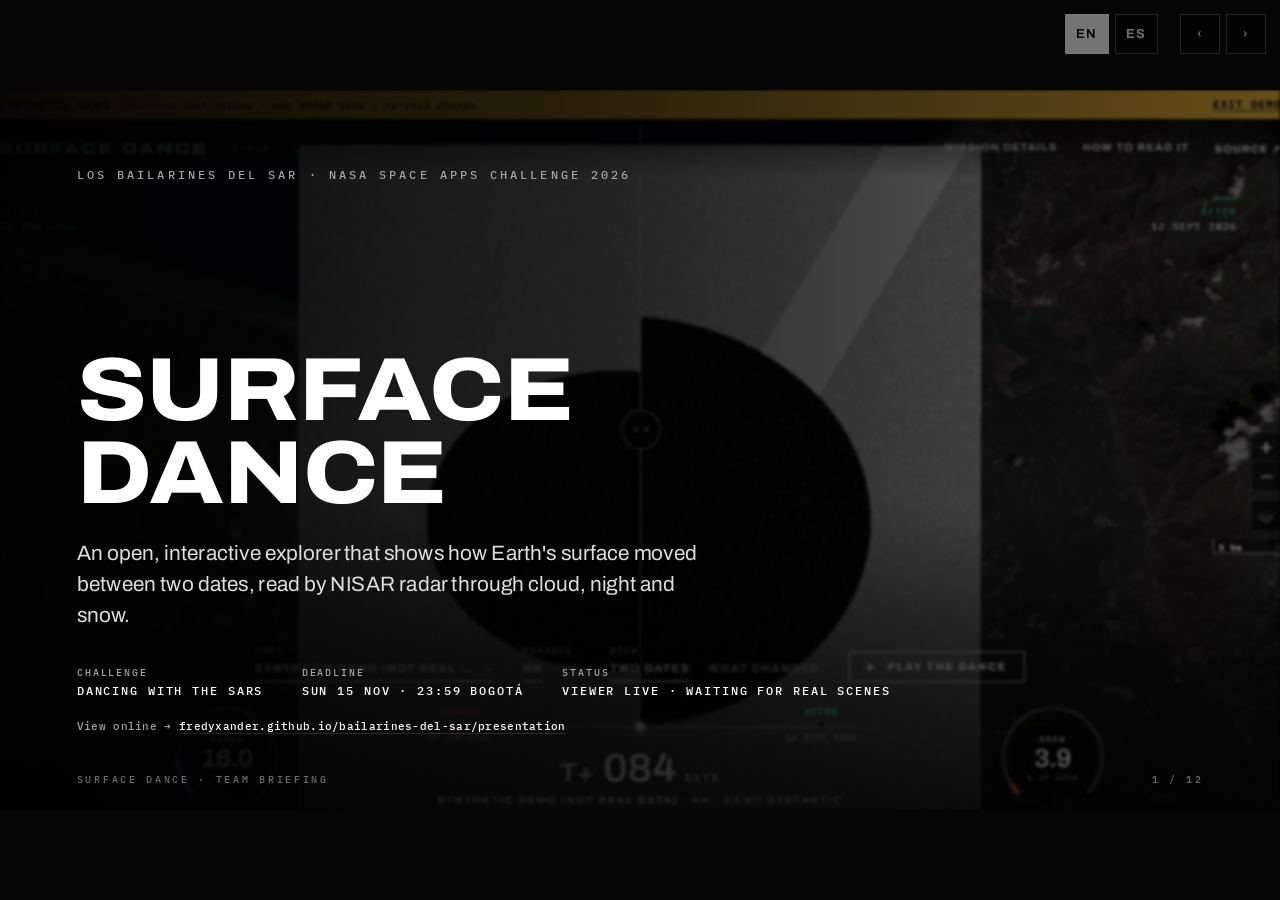
<file: presentation/index.html>
<!doctype html>
<html lang="en" data-lang="en">
<head>
<meta charset="utf-8">
<meta name="viewport" content="width=device-width, initial-scale=1">
<title>Surface Dance — Team briefing</title>
<meta name="description" content="Team briefing for Los Bailarines del SAR: what we built, what we will build for the NISAR challenge, the AI layer, who does what, and how we work.">
<link rel="icon" href="../favicon.svg" type="image/svg+xml">
<link rel="preconnect" href="https://fonts.googleapis.com">
<link rel="preconnect" href="https://fonts.gstatic.com" crossorigin>
<link rel="stylesheet" href="https://fonts.googleapis.com/css2?family=Archivo:wdth,wght@100..125,300..800&family=IBM+Plex+Mono:wght@400;500&display=swap">
<style>
  :root {
    --black: #000; --white: #fff; --grey: #a3a3a3; --grey-2: #6b6b6b; --hair: rgba(255,255,255,.18);
    --magenta: #ff4fa3; --green: #3be3a0; --fade: #4c9bff; --grow: #ff5a4f; --amber: #ffc23d;
    --sans: "Archivo", "Helvetica Neue", Arial, sans-serif; --mono: "IBM Plex Mono", ui-monospace, Consolas, monospace;
  }
  * { box-sizing: border-box; }
  [data-lang="en"] .es, [data-lang="es"] .en { display: none !important; }
  html, body { margin: 0; height: 100%; background: #050505; color: var(--white); font: 400 22px/1.5 var(--sans); }
  .deck { position: fixed; inset: 0; display: grid; place-items: center; overflow: hidden; }
  .slide { position: absolute; width: 1600px; height: 900px; padding: 72px 96px 64px; background: var(--black); overflow: hidden; display: none; flex-direction: column; transform-origin: center center; }
  .slide.active { display: flex; }
  .slide::after { content: attr(data-label); position: absolute; right: 96px; bottom: 30px; font: 500 13px var(--mono); letter-spacing: .2em; color: var(--grey-2); z-index: 2; }
  .slide::before { content: "SURFACE DANCE · TEAM BRIEFING"; position: absolute; left: 96px; bottom: 30px; font: 500 13px var(--mono); letter-spacing: .22em; color: var(--grey-2); z-index: 2; }
  [data-lang="es"] .slide::before { content: "SURFACE DANCE · PRESENTACIÓN DEL EQUIPO"; }
  .kicker { margin: 0 0 14px; font: 500 15px var(--mono); letter-spacing: .24em; text-transform: uppercase; color: var(--grey); }
  h1, h2 { margin: 0; font-weight: 800; font-stretch: 112%; text-transform: uppercase; letter-spacing: -.005em; }
  h1 { font-size: 112px; line-height: .92; }
  h2 { font-size: 54px; line-height: 1; margin-bottom: 34px; }
  p { margin: 0; }
  .mono { font-family: var(--mono); }
  .muted { color: var(--grey); }
  a { color: inherit; }
  .b { color: var(--fade); } .r { color: var(--grow); }
  .rule { border-top: 1px solid var(--hair); }
  .tag { display: inline-block; font: 500 12px var(--mono); letter-spacing: .18em; text-transform: uppercase; padding: 4px 10px; border: 1px solid var(--hair); color: var(--grey); vertical-align: middle; }
  .tag.live { color: #000; background: var(--green); border-color: var(--green); }
  .tag.pending { color: #000; background: var(--amber); border-color: var(--amber); }
  .tag.ai { color: #000; background: var(--white); border-color: var(--white); }

  /* 1 · cover */
  .cover { padding: 0; }
  .cover img { position: absolute; inset: -60px 0 0 0; width: 100%; height: calc(100% + 60px); object-fit: cover; object-position: center 60px; opacity: .45; filter: blur(2px); }
  .cover .shade { position: absolute; inset: 0; background: linear-gradient(90deg, rgba(0,0,0,.92) 0%, rgba(0,0,0,.65) 45%, rgba(0,0,0,.1) 100%); }
  .cover .inner { position: relative; padding: 96px; display: flex; flex-direction: column; height: 100%; }
  .cover h1 { margin-top: auto; }
  .cover .lede { margin-top: 28px; max-width: 780px; font-size: 26px; color: #ddd; }
  .cover .meta { margin-top: 44px; display: flex; gap: 48px; font: 500 15px var(--mono); letter-spacing: .14em; text-transform: uppercase; }
  .cover .deck-url { margin-top: 26px; font: 500 14px var(--mono); letter-spacing: .08em; color: var(--grey); }
  .cover .deck-url a { color: var(--white); text-decoration: none; border-bottom: 1px solid var(--hair); }
  .cover .meta span.l { color: var(--grey); display: block; font-size: 12px; letter-spacing: .24em; margin-bottom: 6px; }

  /* 2 · challenge */
  .gates { display: grid; grid-template-columns: repeat(3, 1fr); gap: 48px; margin-top: auto; }
  .gates div { border-top: 2px solid var(--white); padding-top: 18px; }
  .gates b { display: block; font: 700 15px var(--sans); letter-spacing: .2em; text-transform: uppercase; margin-bottom: 8px; }
  .gates p { font-size: 19px; color: #ccc; }
  .asks { display: grid; grid-template-columns: 1fr 1fr; gap: 14px 64px; font-size: 23px; }
  .asks p::before { content: "→ "; color: var(--grey-2); }

  /* 3 · simple explanation */
  .pics { display: grid; grid-template-columns: repeat(4, 1fr); gap: 36px; margin-top: 8px; }
  .pics svg { width: 100%; height: 220px; display: block; margin-bottom: 18px; }
  .pics h4 { margin: 0 0 8px; font: 700 15px var(--sans); letter-spacing: .18em; text-transform: uppercase; }
  .pics p { font-size: 19.5px; color: #ccc; }
  .bottomline { margin-top: auto; padding-top: 22px; font-size: 24px; }

  /* 4 · built */
  .built { display: grid; grid-template-columns: 1.15fr 1fr; gap: 56px; align-items: start; }
  .built img { width: 100%; display: block; border: 1px solid var(--hair); }
  .list { display: grid; gap: 15px; font-size: 20px; }
  .list p { padding-bottom: 13px; border-bottom: 1px solid var(--hair); color: #ddd; }
  .list b { color: var(--white); font-weight: 700; }

  /* 5 · final */
  .shots { display: grid; grid-template-columns: 1fr 1fr; gap: 40px; }
  .shots figure { margin: 0; }
  .shots img { width: 100%; display: block; border: 1px solid var(--hair); }
  .shots figcaption { margin-top: 14px; font-size: 19px; color: #ccc; }
  .shots figcaption b { display: block; font: 700 14px var(--sans); letter-spacing: .2em; text-transform: uppercase; color: var(--white); margin-bottom: 4px; }
  .note { margin-top: auto; padding: 14px 18px; border-left: 3px solid var(--amber); font-size: 19px; color: #ddd; }

  /* 6 · AI layer */
  .ai-grid { display: grid; grid-template-columns: repeat(4, 1fr); gap: 36px; }
  .ai-grid > div { border-top: 2px solid var(--white); padding-top: 16px; }
  .ai-grid > div.stretch { border-top-style: dashed; border-top-color: var(--grey); }
  .ai-grid .n { font: 500 13px var(--mono); color: var(--grey); letter-spacing: .14em; }
  .ai-grid h4 { margin: 6px 0 10px; font: 800 24px/1.1 var(--sans); font-stretch: 110%; text-transform: uppercase; }
  .ai-grid p { font-size: 18.5px; color: #ccc; }
  .ai-grid .who { margin-top: 14px; font: 500 13px var(--mono); letter-spacing: .14em; text-transform: uppercase; color: var(--grey); }
  .rules { margin-top: auto; display: grid; grid-template-columns: repeat(3, 1fr); gap: 36px; padding-top: 22px; }
  .rules p { font-size: 18.5px; color: #ddd; }
  .rules b { display: block; font: 700 13px var(--sans); letter-spacing: .2em; text-transform: uppercase; color: var(--amber); margin-bottom: 4px; }

  /* 7 · to build */
  .todo { display: grid; grid-template-columns: repeat(3, 1fr); gap: 0 44px; }
  .todo p { display: grid; grid-template-columns: 30px 1fr auto; gap: 10px; align-items: baseline; padding: 12px 0; border-bottom: 1px solid var(--hair); font-size: 17.5px; line-height: 1.35; }
  .todo i { font: 500 13px var(--mono); color: var(--grey-2); font-style: normal; }
  .todo em { font: 500 12px var(--mono); letter-spacing: .1em; text-transform: uppercase; color: var(--grey); font-style: normal; white-space: nowrap; }
  .todo h3 { margin: 0 0 4px; font: 700 14px var(--sans); letter-spacing: .22em; text-transform: uppercase; color: var(--grey); }
  .todo h3.ai { color: var(--white); }

  /* 8 · team */
  table.team { width: 100%; border-collapse: collapse; font-size: 17.5px; line-height: 1.4; }
  .team th { text-align: left; font: 500 12.5px var(--mono); letter-spacing: .2em; text-transform: uppercase; color: var(--grey); padding: 0 16px 10px 0; border-bottom: 1px solid var(--white); }
  .team td { padding: 11px 16px 11px 0; border-bottom: 1px solid var(--hair); vertical-align: top; color: #ddd; }
  .team td:first-child { width: 230px; color: var(--white); font-weight: 700; }
  .team td:first-child span { display: block; font: 500 11.5px var(--mono); letter-spacing: .12em; text-transform: uppercase; color: var(--grey); font-weight: 400; margin-top: 3px; }
  .team td:last-child { width: 140px; font: 500 13.5px var(--mono); color: var(--grey); }
  .team .aiw { color: var(--white); }
  .team .aiw::before { content: "AI"; font: 600 11px var(--mono); letter-spacing: .14em; color: #000; background: #fff; padding: 0 4px; margin-right: 6px; }

  /* 9 · workflow */
  .flow { position: relative; display: grid; grid-template-columns: repeat(6, 1fr); margin: 30px 0 8px; }
  .flow::before { content: ""; position: absolute; left: 8%; right: 8%; top: 9px; height: 1px; background: rgba(255,255,255,.55); }
  .flow > div { position: relative; text-align: center; padding: 0 10px; }
  .flow > div::before { content: ""; display: block; width: 18px; height: 18px; margin: 0 auto 18px; border-radius: 50%; border: 2px solid var(--white); background: #000; }
  .flow > div.on::before { background: var(--white); box-shadow: 0 0 0 6px rgba(255,255,255,.15), 0 0 18px #fff; }
  .flow b { display: block; font: 700 15px var(--sans); letter-spacing: .18em; text-transform: uppercase; margin-bottom: 8px; }
  .flow p { font-size: 17.5px; color: #bbb; }
  .pipe { margin-top: 110px; }
  .pipe .steps { display: flex; flex-wrap: nowrap; align-items: center; gap: 12px; font: 500 15px var(--mono); white-space: nowrap; }
  .pipe .steps > span { padding: 8px 12px; border: 1px solid var(--hair); }
  .pipe .steps i { color: var(--grey-2); font-style: normal; }

  /* 10 · links */
  .links { display: grid; grid-template-columns: 1fr 1fr; gap: 0 64px; }
  .links p { padding: 12px 0; border-bottom: 1px solid var(--hair); font-size: 19px; }
  .links b { display: block; font: 700 13px var(--sans); letter-spacing: .2em; text-transform: uppercase; color: var(--grey); margin-bottom: 2px; }
  .links a { font-family: var(--mono); font-size: 17px; text-decoration: none; border-bottom: 1px solid var(--hair); overflow-wrap: anywhere; }
  .next { margin-top: auto; display: flex; align-items: baseline; gap: 18px; font-size: 24px; padding-top: 22px; }


  /* what you can do */
  .can { display: grid; grid-template-columns: repeat(5, 1fr); gap: 30px 34px; }
  .can svg { width: 44px; height: 44px; fill: none; stroke: #fff; stroke-width: 2.2; stroke-linecap: round; stroke-linejoin: round; display: block; margin-bottom: 12px; }
  .can h4 { margin: 0 0 6px; font: 700 14.5px/1.3 var(--sans); letter-spacing: .14em; text-transform: uppercase; }
  .can p { font-size: 17.5px; line-height: 1.45; color: #ccc; }
  .mini { display: inline-block; font: 600 10px var(--mono); letter-spacing: .12em; color: #000; background: #fff; padding: 1px 5px; vertical-align: 2px; text-transform: uppercase; }
  .mini.dashed { background: transparent; color: var(--grey); border: 1px dashed var(--grey); }

  /* dependencies */
  .dag { position: relative; width: 1408px; height: 540px; margin-top: 8px; }
  .dag svg { position: absolute; inset: 0; width: 100%; height: 100%; overflow: visible; }
  .dag .edge { fill: none; stroke: rgba(255,255,255,.38); stroke-width: 1.4; }
  .dag .edge.crit { stroke: #fff; stroke-width: 2.6; }
  .dag .edge.dashed { stroke-dasharray: 5 5; }
  .node { position: absolute; width: 124px; height: 100px; padding: 8px 10px; background: #0b0b0b; border: 1px solid var(--hair); display: flex; flex-direction: column; gap: 4px; }
  .node.crit { border: 2px solid #fff; }
  .node.stretch { border: 1px dashed var(--grey); }
  .node .nid { font: 500 10.5px var(--mono); letter-spacing: .1em; color: var(--grey); text-transform: uppercase; white-space: nowrap; }
  .node .nid .mini { margin-left: 4px; }
  .node .lbl { font: 600 14px/1.25 var(--sans); }
  .dag .time { position: absolute; top: 494px; width: 156px; text-align: center; font: 500 11.5px var(--mono); letter-spacing: .1em; text-transform: uppercase; color: var(--grey); }
  .dag .time.gate { color: var(--amber); }
  .dag .axis { position: absolute; left: 0; right: 0; top: 482px; border-top: 1px solid var(--hair); }
  .dag-legend { margin-top: auto; display: flex; flex-wrap: wrap; gap: 14px 36px; align-items: center; font-size: 16px; color: #ddd; padding-top: 14px; border-top: 1px solid var(--hair); }
  .dag-legend .ln { display: inline-block; width: 34px; height: 0; border-top: 2.6px solid #fff; vertical-align: middle; margin-right: 8px; }
  .dag-legend .box { display: inline-block; width: 22px; height: 14px; vertical-align: middle; margin-right: 8px; }
  .dag-legend .box.dashed { border: 1px dashed var(--grey); }

  /* controls */
  .ctrl { position: fixed; z-index: 10; right: 14px; top: 14px; display: flex; gap: 6px; opacity: .45; transition: opacity .2s; }
  .ctrl:hover, .ctrl:focus-within { opacity: 1; }
  .ctrl button { height: 40px; min-width: 40px; padding: 0 10px; background: rgba(0,0,0,.65); color: #fff; border: 1px solid rgba(255,255,255,.3); font: 600 13px var(--sans); letter-spacing: .12em; cursor: pointer; }
  .ctrl button:hover { background: #fff; color: #000; }
  .ctrl button[aria-pressed="true"] { background: #fff; color: #000; }
  .ctrl .sep { width: 10px; }

  @media print {
    @page { size: 1600px 900px; margin: 0; }
    html, body { height: auto; background: #000; }
    .deck { position: static; display: block; }
    .slide { position: relative; display: flex !important; transform: none !important; page-break-after: always; break-after: page; }
    .ctrl { display: none; }
  }
</style>
</head>
<body>
<main class="deck" id="deck">

  <!-- 1 · Cover -->
  <section class="slide cover active">
    <img src="img/demo-two-dates.jpg" alt="">
    <div class="shade"></div>
    <div class="inner">
      <p class="kicker">Los Bailarines del SAR · NASA Space Apps Challenge 2026</p>
      <h1>Surface<br>Dance</h1>
      <p class="lede en">An open, interactive explorer that shows how Earth's surface moved between two dates, read by NISAR radar through cloud, night and snow.</p>
      <p class="lede es">Un explorador abierto e interactivo que muestra cómo se movió la superficie de la Tierra entre dos fechas, leída por el radar NISAR a través de nubes, noche y nieve.</p>
      <div class="meta">
        <p><span class="l en">Challenge</span><span class="l es">Reto</span>Dancing with the SARs</p>
        <p><span class="l en">Deadline</span><span class="l es">Cierre</span><span class="en">Sun 15 Nov · 23:59 Bogotá</span><span class="es">Dom 15 nov · 23:59 Bogotá</span></p>
        <p><span class="l en">Status</span><span class="l es">Estado</span><span class="en">Viewer live · waiting for real scenes</span><span class="es">Visor publicado · faltan escenas reales</span></p>
      </div>
      <p class="deck-url"><span class="en">View online</span><span class="es">Ver en línea</span> → <a href="https://fredyxander.github.io/bailarines-del-sar/presentation/">fredyxander.github.io/bailarines-del-sar/presentation</a></p>
    </div>
  </section>

  <!-- 2 · Challenge -->
  <section class="slide">
    <p class="kicker"><span class="en">01 · The challenge</span><span class="es">01 · El reto</span></p>
    <h2><span class="en">What NASA asks for</span><span class="es">Lo que pide NASA</span></h2>
    <div class="asks en">
      <p>An <b>interactive app</b>, open source and easy to use</p>
      <p>Built on <b>NISAR</b> radar data (NASA–ISRO, L-band)</p>
      <p>Track <b>one type of surface change</b> at a real place</p>
      <p>Compare <b>different dates</b>, show the change clearly</p>
      <p><b>Explain why</b> it changed: the physical drivers</p>
      <p>Tell it as a story: the Earth's surface <b>dancing</b></p>
    </div>
    <div class="asks es">
      <p>Una <b>aplicación interactiva</b>, de código abierto y fácil de usar</p>
      <p>Basada en datos de radar <b>NISAR</b> (NASA–ISRO, banda L)</p>
      <p>Seguir <b>un tipo de cambio de superficie</b> en un lugar real</p>
      <p>Comparar <b>fechas distintas</b> y mostrar el cambio con claridad</p>
      <p><b>Explicar por qué</b> cambió: las causas físicas</p>
      <p>Contarlo como historia: la superficie de la Tierra <b>bailando</b></p>
    </div>
    <div class="gates">
      <div><b><span class="en">Gate 1 · Demo</span><span class="es">Requisito 1 · Demo</span></b><p class="en">Max 7 slides or a 30-second video. Public, no login.</p><p class="es">Máximo 7 diapositivas o un video de 30 segundos. Público, sin inicio de sesión.</p></div>
      <div><b><span class="en">Gate 2 · Project</span><span class="es">Requisito 2 · Proyecto</span></b><p class="en">Public link to the repository and the app. No login.</p><p class="es">Enlace público al repositorio y a la app. Sin inicio de sesión.</p></div>
      <div><b><span class="en">Gate 3 · NASA data</span><span class="es">Requisito 3 · Datos NASA</span></b><p class="en">At least one NASA dataset or resource, with its full URL.</p><p class="es">Al menos un conjunto de datos o recurso de NASA, con su URL completa.</p></div>
    </div>
  </section>

  <!-- 3 · Simple explanation -->
  <section class="slide">
    <p class="kicker"><span class="en">02 · The idea in four pictures</span><span class="es">02 · La idea en cuatro imágenes</span></p>
    <h2><span class="en">How a radar satellite sees change</span><span class="es">Cómo un satélite de radar ve el cambio</span></h2>
    <div class="pics">
      <div>
        <svg viewBox="0 0 300 220" aria-hidden="true">
          <g stroke="#fff" fill="none" stroke-width="2.5"><rect x="118" y="24" width="64" height="30"/><path d="M118 39H72M182 39h46"/><path d="M72 30v18M228 30v18"/><path d="M150 54v10"/></g>
          <g stroke="#aaa" fill="none" stroke-width="1.6" stroke-dasharray="4 6"><path d="M150 70 95 190M150 70l55 120"/></g>
          <ellipse cx="96" cy="112" rx="52" ry="20" fill="#2a2a2a"/><ellipse cx="128" cy="104" rx="38" ry="18" fill="#2a2a2a"/>
          <path d="M20 196h260" stroke="#fff" stroke-width="2"/>
          <text x="150" y="16" fill="#a3a3a3" font-family="IBM Plex Mono" font-size="12" text-anchor="middle">NISAR</text>
        </svg>
        <h4><span class="en">1 · It brings its own light</span><span class="es">1 · Lleva su propia luz</span></h4>
        <p class="en">NISAR sends a radio pulse to the ground and listens to the echo, like clapping in a dark room. It works at night and right through clouds.</p>
        <p class="es">NISAR envía un pulso de radio al suelo y escucha el eco, como aplaudir en un cuarto oscuro. Funciona de noche y atraviesa las nubes.</p>
      </div>
      <div>
        <svg viewBox="0 0 300 220" aria-hidden="true">
          <path d="M60 40 150 160 260 50" stroke="#fff" stroke-width="2.5" fill="none"/><path d="M248 46l12 4-6 11" stroke="#fff" stroke-width="2.5" fill="none"/>
          <rect x="20" y="160" width="260" height="36" fill="#0c2236"/><path d="M20 160h260" stroke="#4c9bff" stroke-width="2"/>
          <text x="150" y="214" fill="#a3a3a3" font-family="IBM Plex Mono" font-size="12" text-anchor="middle">CALM WATER · AGUA EN CALMA</text>
        </svg>
        <h4><span class="en">2 · Water is a mirror</span><span class="es">2 · El agua es un espejo</span></h4>
        <p class="en">Calm water bounces the pulse away, so almost no echo comes back. In radar images, <span class="b">water looks dark</span>.</p>
        <p class="es">El agua en calma desvía el pulso y casi no vuelve eco. En las imágenes de radar, <span class="b">el agua se ve oscura</span>.</p>
      </div>
      <div>
        <svg viewBox="0 0 300 220" aria-hidden="true">
          <path d="M150 30v120" stroke="#fff" stroke-width="2.5"/>
          <g stroke="#ff5a4f" stroke-width="2" fill="none"><path d="M150 150 90 80M150 150l60-70M150 150l-10-90M150 150l20-95"/></g>
          <g fill="#3be3a0"><path d="M50 196 70 140 90 196z"/><path d="M95 196l25-70 25 70z"/><path d="M150 196l22-60 22 60z"/><path d="M200 196l25-75 25 75z"/></g>
          <path d="M20 196h260" stroke="#fff" stroke-width="2"/>
          <text x="150" y="214" fill="#a3a3a3" font-family="IBM Plex Mono" font-size="12" text-anchor="middle">TREES · ÁRBOLES</text>
        </svg>
        <h4><span class="en">3 · Rough things echo back</span><span class="es">3 · Lo rugoso devuelve eco</span></h4>
        <p class="en">Trees, crops, rocks and broken ice scatter the pulse in every direction, and part of it returns. They <strong>look bright</strong>.</p>
        <p class="es">Árboles, cultivos, rocas y hielo quebrado dispersan el pulso en todas direcciones y una parte regresa. Se <strong>ven claros</strong>.</p>
      </div>
      <div>
        <svg viewBox="0 0 300 220" aria-hidden="true">
          <rect x="16" y="40" width="124" height="124" fill="#cfcfcf"/><ellipse cx="78" cy="102" rx="34" ry="26" fill="#111"/>
          <rect x="160" y="40" width="124" height="124" fill="#cfcfcf"/><ellipse cx="222" cy="104" rx="50" ry="40" fill="#111"/>
          <text x="78" y="30" fill="#ff4fa3" font-family="IBM Plex Mono" font-size="13" text-anchor="middle">JUN</text>
          <text x="222" y="30" fill="#3be3a0" font-family="IBM Plex Mono" font-size="13" text-anchor="middle">SEP</text>
          <text x="150" y="196" fill="#a3a3a3" font-family="IBM Plex Mono" font-size="12" text-anchor="middle">SAME PLACE · MISMO LUGAR</text>
        </svg>
        <h4><span class="en">4 · Compare two dates</span><span class="es">4 · Comparar dos fechas</span></h4>
        <p class="en">Same place, two dates. Where it got darker, water may have arrived (<span class="b">blue</span>). Where it got brighter, the surface got rougher (<span class="r">red</span>).</p>
        <p class="es">Mismo lugar, dos fechas. Donde se oscureció, pudo llegar agua (<span class="b">azul</span>). Donde se aclaró, la superficie se volvió más rugosa (<span class="r">rojo</span>).</p>
      </div>
    </div>
    <p class="bottomline rule en">That is the whole app: <b>two radar photos of the same place, a line to slide between them, and a map of what changed.</b></p>
    <p class="bottomline rule es">Esa es toda la app: <b>dos fotos de radar del mismo lugar, una línea para pasar de una a otra y un mapa de lo que cambió.</b></p>
  </section>

  <!-- 4 · Built -->
  <section class="slide">
    <p class="kicker"><span class="en">03 · Already built · branch</span><span class="es">03 · Ya construido · rama</span> <span class="mono">main</span> <span class="tag live">Live</span></p>
    <h2><span class="en">What we already have</span><span class="es">Lo que ya tenemos</span></h2>
    <div class="built">
      <img src="img/demo-two-dates.jpg" alt="Surface Dance viewer with synthetic demo data">
      <div class="list en">
        <p><b>Live web app</b> — map with a line to slide between two dates, "What changed" view, Play the dance, launch-style HUD.</p>
        <p><b>NISAR pipeline</b> — reads GCOV (HDF5), crops the area, filters speckle, computes change and publishes map layers.</p>
        <p><b>Safety rules</b> — refuses to compare scenes from different collections or CRIDs; every scene shows its date, collection and CRID.</p>
        <p><b>Demo mode</b> — synthetic scenes to test everything, always under a yellow "not NISAR data" banner.</p>
        <p><b>Quality gate</b> — every pull request gets a preview link and automatic tests; <span class="mono">main</span> only accepts tested changes.</p>
      </div>
      <div class="list es">
        <p><b>App web publicada</b> — mapa con una línea para pasar entre dos fechas, vista "What changed", Play the dance y HUD estilo lanzamiento.</p>
        <p><b>Pipeline NISAR</b> — lee GCOV (HDF5), recorta la zona, filtra el speckle, calcula el cambio y publica las capas del mapa.</p>
        <p><b>Reglas de seguridad</b> — no compara escenas de colecciones o CRID distintos; cada escena muestra su fecha, colección y CRID.</p>
        <p><b>Modo demo</b> — escenas sintéticas para probarlo todo, siempre bajo una franja amarilla "not NISAR data".</p>
        <p><b>Control de calidad</b> — cada pull request tiene vista previa y pruebas automáticas; <span class="mono">main</span> solo acepta cambios probados.</p>
      </div>
    </div>
  </section>

  <!-- 5 · Final screen (concept) -->
  <section class="slide">
    <p class="kicker"><span class="en">04 · What we expect at the end</span><span class="es">04 · Lo que esperamos al final</span></p>
    <h2><span class="en">The final screen</span><span class="es">La pantalla final</span></h2>
    <div class="shots">
      <figure>
        <img src="img/mockup-types.jpg" alt="Concept mockup: change types view">
        <figcaption class="en"><b>Change types + water in km²</b>Ciénaga Grande de Santa Marta: every patch colored by what kind of change it is, and how much water appeared.</figcaption>
        <figcaption class="es"><b>Tipos de cambio + agua en km²</b>Ciénaga Grande de Santa Marta: cada zona coloreada según el tipo de cambio, y cuánta agua apareció.</figcaption>
      </figure>
      <figure>
        <img src="img/mockup-ai.jpg" alt="Concept mockup: AI summary and chat">
        <figcaption class="en"><b>Read the dance + Ask the radar</b>A plain-language summary in English and Spanish, and a chat that answers only from this page's numbers.</figcaption>
        <figcaption class="es"><b>Read the dance + Ask the radar</b>Un resumen en lenguaje sencillo en inglés y español, y un chat que responde solo con los números de la página.</figcaption>
      </figure>
    </div>
    <p class="note en"><b>Concept mockups</b> made with the real site design over the real satellite basemap. Shapes and numbers are <b>illustrative, not NISAR data</b>.</p>
    <p class="note es"><b>Maquetas conceptuales</b> hechas con el diseño real del sitio sobre el mapa satelital real. Las formas y cifras son <b>ilustrativas, no son datos NISAR</b>.</p>
  </section>

  <!-- 6 · What you can do -->
  <section class="slide">
    <p class="kicker"><span class="en">05 · The platform, in plain words</span><span class="es">05 · La plataforma, en palabras sencillas</span></p>
    <h2><span class="en">What you can do</span><span class="es">Lo que puedes hacer</span></h2>
    <div class="can">
      <div><svg viewBox="0 0 48 48" aria-hidden="true"><circle cx="24" cy="24" r="17"/><path d="M7 24h34M24 7c-6 6-6 28 0 34M24 7c6 6 6 28 0 34"/></svg><h4><span class="en">Pick a place</span><span class="es">Elige un lugar</span></h4><p class="en">Choose a spot on Earth, like a big lagoon in Colombia.</p><p class="es">Escoge un sitio de la Tierra, como una gran ciénaga en Colombia.</p></div><div><svg viewBox="0 0 48 48" aria-hidden="true"><path d="M10 38 30 18"/><circle cx="32" cy="16" r="4"/><path d="M38 24a14 14 0 0 0-14-14M44 24A20 20 0 0 0 24 4"/></svg><h4><span class="en">See it with radar</span><span class="es">Míralo con radar</span></h4><p class="en">See it the way the satellite does, even at night or under clouds.</p><p class="es">Míralo como lo ve el satélite, incluso de noche o con nubes.</p></div><div><svg viewBox="0 0 48 48" aria-hidden="true"><path d="M24 6v36"/><path d="M14 18 6 24l8 6M34 18l8 6-8 6"/></svg><h4><span class="en">Travel in time</span><span class="es">Viaja en el tiempo</span></h4><p class="en">Slide the line to jump between two dates. Press Play and watch the ground dance.</p><p class="es">Desliza la línea para saltar entre dos fechas. Pulsa Play y mira bailar el suelo.</p></div><div><svg viewBox="0 0 48 48" aria-hidden="true"><rect x="6" y="10" width="16" height="28" fill="#4c9bff" stroke="none"/><rect x="26" y="10" width="16" height="28" fill="#ff5a4f" stroke="none"/></svg><h4><span class="en">Spot the change</span><span class="es">Encuentra el cambio</span></h4><p class="en">Blue: the echo got weaker, maybe water arrived. Red: the echo got stronger.</p><p class="es">Azul: el eco se debilitó, quizá llegó agua. Rojo: el eco se hizo más fuerte.</p></div><div><svg viewBox="0 0 48 48" aria-hidden="true"><path d="M8 18v12M14 12v24M20 20v8"/><path d="M28 14v20M34 8v32M40 18v12"/></svg><h4><span class="en">Switch how it listens</span><span class="es">Cambia cómo escucha</span></h4><p class="en">HH is best at telling water from land. HV hears plants and branches.</p><p class="es">HH distingue mejor el agua de la tierra. HV escucha plantas y ramas.</p></div><div><svg viewBox="0 0 48 48" aria-hidden="true"><rect x="6" y="6" width="16" height="16" fill="#4c9bff" stroke="none"/><rect x="26" y="6" width="16" height="16" fill="#3be3a0" stroke="none"/><rect x="6" y="26" width="16" height="16" fill="#ff5a4f" stroke="none"/><rect x="26" y="26" width="16" height="16" fill="#ffc23d" stroke="none"/></svg><h4><span class="en">Know what kind of change</span><span class="es">Sabe qué tipo de cambio</span> <span class="mini">AI</span></h4><p class="en">Colors sort every change: new water, more plants, rougher ground, or not sure.</p><p class="es">Los colores ordenan cada cambio: agua nueva, más plantas, suelo más rugoso o no se sabe.</p></div><div><svg viewBox="0 0 48 48" aria-hidden="true"><path d="M6 30h36v10H6z"/><path d="M12 30v-5M18 30v-8M24 30v-5M30 30v-8M36 30v-5"/></svg><h4><span class="en">Count the water</span><span class="es">Cuenta el agua</span> <span class="mini">AI</span></h4><p class="en">Get a number: how many km² of water appeared. 1 km² is about 140 soccer fields.</p><p class="es">Obtén un número: cuántos km² de agua aparecieron. 1 km² son unas 140 canchas de fútbol.</p></div><div><svg viewBox="0 0 48 48" aria-hidden="true"><path d="M24 12c-6-4-12-4-18-2v28c6-2 12-2 18 2 6-4 12-4 18-2V10c-6-2-12-2-18 2z"/><path d="M24 12v28"/></svg><h4><span class="en">Read the story</span><span class="es">Lee la historia</span> <span class="mini">AI</span></h4><p class="en">A short explanation in English or Spanish, checked by our scientist.</p><p class="es">Una explicación corta en inglés o español, revisada por nuestro científico.</p></div><div><svg viewBox="0 0 48 48" aria-hidden="true"><path d="M8 10h32v20H22l-8 8v-8H8z"/><path d="M20 18h.01M28 18h.01"/></svg><h4><span class="en">Ask a question</span><span class="es">Haz una pregunta</span> <span class="mini dashed"><span class="en">AI · if time</span><span class="es">IA · si hay tiempo</span></span></h4><p class="en">Type a question and get an answer that only uses this map's numbers.</p><p class="es">Escribe una pregunta y recibe una respuesta que solo usa los números de este mapa.</p></div><div><svg viewBox="0 0 48 48" aria-hidden="true"><circle cx="24" cy="24" r="17"/><path d="m15 24 6 6 12-13"/></svg><h4><span class="en">Check where it comes from</span><span class="es">Revisa de dónde viene</span></h4><p class="en">Every image shows its date and its NISAR collection. Nothing is hidden.</p><p class="es">Cada imagen muestra su fecha y su colección NISAR. Nada está oculto.</p></div>
    </div>
    <p class="bottomline rule en">No account, no install, no radar degree: <b>open a link, pick a place, and watch the surface move.</b></p>
    <p class="bottomline rule es">Sin cuenta, sin instalar nada y sin saber de radares: <b>abre un enlace, elige un lugar y mira moverse la superficie.</b></p>
  </section>

  <!-- 7 · AI layer -->
  <section class="slide">
    <p class="kicker"><span class="en">06 · To stand out</span><span class="es">06 · Para destacar</span> <span class="tag ai">AI</span></p>
    <h2><span class="en">The AI layer</span><span class="es">La capa de IA</span></h2>
    <div class="ai-grid">
      <div>
        <span class="n">01</span>
        <h4><span class="en">Change types</span><span class="es">Tipos de cambio</span></h4>
        <p class="en">Groups every pixel by how HH and HV changed together: likely new water, more vegetation structure, rougher surface, ambiguous. Unsupervised (k-means), rules visible.</p>
        <p class="es">Agrupa cada píxel según cómo cambiaron HH y HV juntos: posible agua nueva, más estructura vegetal, superficie más rugosa, ambiguo. Sin etiquetas (k-means), con reglas visibles.</p>
        <p class="who">Fredy</p>
      </div>
      <div>
        <span class="n">02</span>
        <h4><span class="en">Water in km²</span><span class="es">Agua en km²</span></h4>
        <p class="en">Automatic water mask on each date (Otsu threshold, standard in SAR flood mapping): "water grew from X to Y km²".</p>
        <p class="es">Máscara de agua automática en cada fecha (umbral de Otsu, estándar en mapeo de inundaciones con SAR): "el agua pasó de X a Y km²".</p>
        <p class="who">Moneeb</p>
      </div>
      <div>
        <span class="n">03</span>
        <h4>Read the dance</h4>
        <p class="en">A short summary in English and Spanish, drafted by a language model only from the computed numbers, reviewed by Santiago and labelled as AI.</p>
        <p class="es">Un resumen corto en inglés y español, redactado por un modelo de lenguaje solo con los números calculados, revisado por Santiago y marcado como IA.</p>
        <p class="who">Fredy · Santiago</p>
      </div>
      <div class="stretch">
        <span class="n"><span class="en">04 · If time allows</span><span class="es">04 · Si queda tiempo</span></span>
        <h4>Ask the radar</h4>
        <p class="en">A chat that answers questions using only this page's data. Needs a small server to keep the API key private.</p>
        <p class="es">Un chat que responde preguntas usando solo los datos de la página. Necesita un pequeño servidor para proteger la clave de la API.</p>
        <p class="who">Fredy</p>
      </div>
    </div>
    <div class="rules rule">
      <p class="en"><b>Order</b>Real data first (Sun 10:00), AI second. Not ready by Sun 15:00 → we ship without it.</p>
      <p class="es"><b>Orden</b>Primero los datos reales (dom 10:00), después la IA. Si no está lista el dom 15:00 → entregamos sin ella.</p>
      <p class="en"><b>Honesty</b>AI explains and groups; it never predicts floods or damage. Every AI output is labelled.</p>
      <p class="es"><b>Honestidad</b>La IA explica y agrupa; nunca predice inundaciones ni daños. Todo lo que genera va marcado.</p>
      <p class="en"><b>Declare it</b>Update the README "Use of AI tools" statement and the Space Apps AI field.</p>
      <p class="es"><b>Declararla</b>Actualizar la declaración "Use of AI tools" del README y el campo de IA de Space Apps.</p>
    </div>
  </section>

  <!-- 7 · To build -->
  <section class="slide">
    <p class="kicker"><span class="en">07 · Still to build for the challenge</span><span class="es">07 · Lo que falta para el reto</span> <span class="tag pending">To do</span></p>
    <h2><span class="en">What is missing</span><span class="es">Lo que falta</span></h2>
    <div class="todo">
      <div>
        <h3><span class="en">Data & science</span><span class="es">Datos y ciencia</span></h3>
        <p><i>01</i><span><span class="en">Confirm study area and the one-sentence question</span><span class="es">Confirmar zona de estudio y la pregunta en una frase</span></span><em>Juan H.</em></p>
        <p><i>02</i><span><span class="en">Download 2 NISAR GCOV scenes, same collection</span><span class="es">Descargar 2 escenas NISAR GCOV, misma colección</span></span><em>Tinjacá</em></p>
        <p><i>03</i><span><span class="en">Record date, collection and CRID of each scene</span><span class="es">Registrar fecha, colección y CRID de cada escena</span></span><em>Tinjacá</em></p>
        <p><i>04</i><span><span class="en">Check polarizations with <span class="mono">--list</span> (HH, HV)</span><span class="es">Verificar polarizaciones con <span class="mono">--list</span> (HH, HV)</span></span><em>Moneeb</em></p>
        <p><i>05</i><span><span class="en">Write why the surface changed (physical drivers)</span><span class="es">Escribir por qué cambió la superficie (causas físicas)</span></span><em>Santiago</em></p>
        <p><i>06</i><span><span class="en">Approve method values: filter 5×5, threshold 3 dB</span><span class="es">Aprobar valores del método: filtro 5×5, umbral 3 dB</span></span><em>Santiago</em></p>
      </div>
      <div>
        <h3><span class="en">App & delivery</span><span class="es">App y entrega</span></h3>
        <p><i>07</i><span><span class="en">Run the pipeline on real scenes, publish layers</span><span class="es">Correr el pipeline con escenas reales y publicar</span></span><em>Fredy</em></p>
        <p><i>08</i><span><span class="en">Add the drivers text and final wording to the app</span><span class="es">Agregar a la app el texto de causas y la redacción final</span></span><em>Fredy</em></p>
        <p><i>09</i><span><span class="en">7 demo slides with the dance narrative</span><span class="es">7 diapositivas de demo con la narrativa de la danza</span></span><em>Daira</em></p>
        <p><i>10</i><span><span class="en">Test both public links from a clean device</span><span class="es">Probar los dos enlaces públicos desde un equipo limpio</span></span><em>Moneeb</em></p>
        <p><i>11</i><span><span class="en">Decide: project name, keep or remove demo mode</span><span class="es">Decidir: nombre del proyecto, mantener o quitar el demo</span></span><em>Juan H.</em></p>
        <p><i>12</i><span><span class="en">Fill the form, check every claim, submit by 22:00</span><span class="es">Llenar el formulario, revisar cada afirmación, enviar 22:00</span></span><em>Juan H.</em></p>
      </div>
      <div>
        <h3 class="ai"><span class="en">AI layer</span><span class="es">Capa de IA</span></h3>
        <p><i>13</i><span><span class="en">Change types: clustering on HH + HV change</span><span class="es">Tipos de cambio: agrupación con el cambio HH + HV</span></span><em>Fredy</em></p>
        <p><i>14</i><span><span class="en">Water mask per date and km² in the HUD</span><span class="es">Máscara de agua por fecha y km² en el HUD</span></span><em>Moneeb</em></p>
        <p><i>15</i><span><span class="en">"Read the dance" summary, English + Spanish</span><span class="es">Resumen "Read the dance", inglés + español</span></span><em>Fredy</em></p>
        <p><i>16</i><span><span class="en">Review AI text and change-type rules</span><span class="es">Revisar el texto de IA y las reglas de los tipos</span></span><em>Santiago</em></p>
        <p><i>17</i><span><span class="en">Update the AI declaration (README + form)</span><span class="es">Actualizar la declaración de IA (README + formulario)</span></span><em>Juan H.</em></p>
        <p><i>18</i><span><span class="en">If time allows: "Ask the radar" chat</span><span class="es">Si queda tiempo: chat "Ask the radar"</span></span><em>Fredy</em></p>
      </div>
    </div>
  </section>

  <!-- 9 · Dependencies -->
  <section class="slide">
    <p class="kicker"><span class="en">08 · What waits for what</span><span class="es">08 · Qué espera a qué</span></p>
    <h2><span class="en">Task dependencies</span><span class="es">Dependencias de tareas</span></h2>
    <div class="dag" id="dag"></div>
    <div class="dag-legend">
      <span><i class="ln crit"></i><span class="en">Critical path: if one is late, the submission is late</span><span class="es">Ruta crítica: si una se atrasa, se atrasa la entrega</span></span>
      <span><span class="mini">AI</span> <span class="en">AI layer</span><span class="es">Capa de IA</span></span>
      <span><i class="box dashed"></i><span class="en">If time allows</span><span class="es">Si queda tiempo</span></span>
      <span class="muted"><span class="en">Tasks 13–16 can start today on the synthetic demo.</span><span class="es">Las tareas 13–16 pueden empezar hoy con el demo sintético.</span></span>
    </div>
  </section>

  <!-- 10 · Team -->
  <section class="slide">
    <p class="kicker"><span class="en">09 · Who does what</span><span class="es">09 · Quién hace qué</span></p>
    <h2><span class="en">Team tasks</span><span class="es">Tareas del equipo</span></h2>
    <table class="team">
      <thead><tr><th><span class="en">Member</span><span class="es">Integrante</span></th><th><span class="en">Task</span><span class="es">Tarea</span></th><th><span class="en">Deliverable</span><span class="es">Entregable</span></th><th><span class="en">Due · Bogotá</span><span class="es">Límite · Bogotá</span></th></tr></thead>
      <tbody>
        <tr><td>Juan S. Huertas Olea<span class="en">Lead · research · story</span><span class="es">Líder · investigación · relato</span></td>
          <td><span class="en">Study area, research question, project name; owns the submission form.</span><span class="es">Zona de estudio, pregunta, nombre del proyecto; responsable del formulario.</span> <span class="aiw"><span class="en">AI declaration.</span><span class="es">Declaración de IA.</span></span></td>
          <td><span class="en">Question in one line; form submitted with every claim checked</span><span class="es">Pregunta en una línea; formulario enviado y revisado</span></td>
          <td><span class="en">Now · Sun 22:00</span><span class="es">Ya · dom 22:00</span></td></tr>
        <tr><td>Juan S. Tinjacá<span class="en">GIS · remote sensing</span><span class="es">SIG · teledetección</span></td>
          <td><span class="en">Download two NISAR GCOV scenes of the same area, same collection.</span><span class="es">Descargar dos escenas NISAR GCOV de la misma zona y colección.</span></td>
          <td><span class="en">Files + collection, CRID, date in</span><span class="es">Archivos + colección, CRID y fecha en</span> <span class="mono">docs/DATOS.md</span></td>
          <td><span class="en">As soon as possible</span><span class="es">Lo antes posible</span></td></tr>
        <tr><td>Fredy Chaparro<span class="en">Architecture · front · back</span><span class="es">Arquitectura · front · back</span></td>
          <td><span class="en">Run the pipeline on real data; keep app, tests and repo healthy.</span><span class="es">Correr el pipeline con datos reales; mantener app, pruebas y repo.</span> <span class="aiw"><span class="en">Change types (k-means), AI integration; chat if time.</span><span class="es">Tipos de cambio (k-means), integración de IA; chat si hay tiempo.</span></span></td>
          <td><span class="en">Real layers live; AI views in the app</span><span class="es">Capas reales publicadas; vistas de IA en la app</span></td>
          <td><span class="en">Sun 10:00 · AI 15:00</span><span class="es">Dom 10:00 · IA 15:00</span></td></tr>
        <tr><td>Santiago Calderón<span class="en">Science validation</span><span class="es">Validación científica</span></td>
          <td><span class="en">Explain the physical drivers; veto any claim we cannot support.</span><span class="es">Explicar las causas físicas; vetar lo que no podamos sostener.</span> <span class="aiw"><span class="en">Review AI summary and change-type rules.</span><span class="es">Revisar el resumen de IA y las reglas de tipos.</span></span></td>
          <td><span class="en">Drivers paragraph + approved method values</span><span class="es">Párrafo de causas + valores del método aprobados</span></td>
          <td><span class="en">Sun 10:00 · AI 15:00</span><span class="es">Dom 10:00 · IA 15:00</span></td></tr>
        <tr><td>Daira Patarroyo<span class="en">Story · design · video</span><span class="es">Relato · diseño · video</span></td>
          <td><span class="en">Demo slides and the dance narrative; brand rules (no NASA logos).</span><span class="es">Diapositivas de demo y narrativa de la danza; reglas de marca (sin logos NASA).</span> <span class="aiw"><span class="en">Use the AI summary in the story.</span><span class="es">Usar el resumen de IA en el relato.</span></span></td>
          <td><span class="en">7 slides, public link</span><span class="es">7 diapositivas, enlace público</span></td>
          <td><span class="en">Sun 18:00</span><span class="es">Dom 18:00</span></td></tr>
        <tr><td>Moneeb Hussain<span class="en">Signals · software · Pakistan</span><span class="es">Señales · software · Pakistán</span></td>
          <td><span class="en">Check polarizations; test links from Pakistan; night shift.</span><span class="es">Verificar polarizaciones; probar enlaces desde Pakistán; turno nocturno.</span> <span class="aiw"><span class="en">Water mask in km².</span><span class="es">Máscara de agua en km².</span></span></td>
          <td><span class="en">Polarization check, clean-device test, water mask</span><span class="es">Revisión de polarización, prueba limpia, máscara de agua</span></td>
          <td><span class="en">AI 15:00 · test 18:00</span><span class="es">IA 15:00 · prueba 18:00</span></td></tr>
      </tbody>
    </table>
  </section>

  <!-- 9 · Workflow -->
  <section class="slide">
    <p class="kicker"><span class="en">10 · How we work</span><span class="es">10 · Cómo trabajamos</span></p>
    <h2><span class="en">From task to live site</span><span class="es">De la tarea al sitio publicado</span></h2>
    <div class="flow">
      <div><b>Issue</b><p class="en">Each task becomes a GitHub issue with an owner</p><p class="es">Cada tarea es un issue de GitHub con responsable</p></div>
      <div><b><span class="en">Branch</span><span class="es">Rama</span></b><p class="en">Work on your own branch, never on main</p><p class="es">Trabaja en tu propia rama, nunca en main</p></div>
      <div><b>Pull request</b><p class="en">Open a PR that closes the issue</p><p class="es">Abre un PR que cierre el issue</p></div>
      <div class="on"><b><span class="en">Preview + tests</span><span class="es">Vista previa + pruebas</span></b><p class="en">A private copy of the site and automatic checks</p><p class="es">Una copia del sitio y pruebas automáticas</p></div>
      <div><b><span class="en">Review</span><span class="es">Revisión</span></b><p class="en">Fredy reviews; Santiago checks science text</p><p class="es">Fredy revisa; Santiago valida el texto científico</p></div>
      <div><b><span class="en">Merge → live</span><span class="es">Merge → publicado</span></b><p class="en">The public site updates in 1–2 minutes</p><p class="es">El sitio público se actualiza en 1–2 minutos</p></div>
    </div>
    <div class="pipe">
      <p class="kicker"><span class="en">Data path</span><span class="es">Ruta de los datos</span></p>
      <div class="steps">
        <span>ASF Vertex · NISAR GCOV .h5</span><i>→</i>
        <span>nisar_gcov_to_tif.py --list / --pol / --bbox</span><i>→</i>
        <span>change_detection.py</span><i>→</i>
        <span>web/layers/</span><i>→</i>
        <span><span class="en">public site</span><span class="es">sitio público</span></span>
      </div>
    </div>
  </section>

  <!-- 10 · Links -->
  <section class="slide">
    <p class="kicker"><span class="en">11 · Important links</span><span class="es">11 · Enlaces importantes</span></p>
    <h2><span class="en">Where everything lives</span><span class="es">Dónde está todo</span></h2>
    <div class="links">
      <p><b><span class="en">Live app</span><span class="es">App publicada</span></b><a href="https://fredyxander.github.io/bailarines-del-sar/">fredyxander.github.io/bailarines-del-sar</a></p>
      <p><b><span class="en">Repository</span><span class="es">Repositorio</span></b><a href="https://github.com/fredyxander/bailarines-del-sar">github.com/fredyxander/bailarines-del-sar</a></p>
      <p><b><span class="en">Demo with synthetic data</span><span class="es">Demo con datos sintéticos</span></b><a href="https://fredyxander.github.io/bailarines-del-sar/?demo=1">…/bailarines-del-sar/?demo=1</a></p>
      <p><b><span class="en">How to run the pipeline</span><span class="es">Cómo correr el pipeline</span></b><a href="https://github.com/fredyxander/bailarines-del-sar#readme">README · Flujo de trabajo</a></p>
      <p><b><span class="en">Scene log (collection · CRID · date)</span><span class="es">Registro de escenas (colección · CRID · fecha)</span></b><a href="https://github.com/fredyxander/bailarines-del-sar/blob/main/docs/DATOS.md">docs/DATOS.md</a></p>
      <p><b><span class="en">PR previews</span><span class="es">Vistas previas de PR</span></b><span class="mono muted">…/bailarines-del-sar/pr-preview/pr-&lt;n&gt;/</span></p>
      <p><b><span class="en">NISAR data</span><span class="es">Datos NISAR</span></b><a href="https://search.asf.alaska.edu/">search.asf.alaska.edu</a> · <a href="https://nisar-docs.asf.alaska.edu/">nisar-docs.asf.alaska.edu</a></p>
      <p><b><span class="en">Reference documents</span><span class="es">Documentos de referencia</span></b><a href="https://github.com/fredyxander/bailarines-del-sar/tree/main/base%20reference">base reference/</a></p>
      <p><b><span class="en">This presentation</span><span class="es">Esta presentación</span></b><a href="https://fredyxander.github.io/bailarines-del-sar/presentation/">…/bailarines-del-sar/presentation/</a> <span class="mono muted">· ?lang=es</span></p>
      <p><b><span class="en">This presentation · PDF</span><span class="es">Esta presentación · PDF</span></b><a href="https://github.com/fredyxander/bailarines-del-sar/blob/main/docs/team-briefing.pdf">English</a> · <a href="https://github.com/fredyxander/bailarines-del-sar/blob/main/docs/team-briefing-es.pdf">Español</a></p>
    </div>
    <p class="next rule en"><span class="tag pending">Next</span>Approve this briefing → turn slide 8 into GitHub issues, one per task, with an owner.</p>
    <p class="next rule es"><span class="tag pending">Siguiente</span>Aprobar esta presentación → convertir la diapositiva 8 en issues de GitHub, uno por tarea, con responsable.</p>
  </section>
</main>

<div class="ctrl" role="toolbar" aria-label="Presentation controls">
  <button id="lang-en" type="button" aria-pressed="true">EN</button>
  <button id="lang-es" type="button" aria-pressed="false">ES</button>
  <span class="sep"></span>
  <button id="prev" type="button" aria-label="Previous slide">‹</button>
  <button id="next" type="button" aria-label="Next slide">›</button>
</div>

<script>
  (function () {
    const slides = [...document.querySelectorAll('.slide')];
    const N = slides.length;
    slides.forEach((el, k) => { el.dataset.label = `${k + 1} / ${N}`; });
    const params = new URLSearchParams(location.search);
    let lang = params.get('lang');
    if (lang !== 'en' && lang !== 'es') {
      try { lang = localStorage.getItem('briefing-lang'); } catch (e) { lang = null; }
    }
    if (lang !== 'es') lang = 'en';
    function setLang(l) {
      lang = l;
      document.documentElement.dataset.lang = l;
      document.documentElement.lang = l;
      document.getElementById('lang-en').setAttribute('aria-pressed', l === 'en');
      document.getElementById('lang-es').setAttribute('aria-pressed', l === 'es');
      try { localStorage.setItem('briefing-lang', l); } catch (e) { /* storage unavailable */ }
    }
    let i = Math.max(0, Math.min(N - 1, (parseInt(location.hash.slice(1), 10) || 1) - 1));
    function fit() {
      const s = Math.min(innerWidth / 1600, innerHeight / 900);
      slides.forEach((el) => { el.style.transform = `scale(${s})`; });
    }
    function show(n) {
      i = Math.max(0, Math.min(N - 1, n));
      slides.forEach((el, k) => el.classList.toggle('active', k === i));
      history.replaceState(null, '', location.pathname + location.search + '#' + (i + 1));
    }
    addEventListener('resize', fit);
    addEventListener('keydown', (e) => {
      if (['ArrowRight', 'PageDown', ' '].includes(e.key)) { e.preventDefault(); show(i + 1); }
      if (['ArrowLeft', 'PageUp'].includes(e.key)) { e.preventDefault(); show(i - 1); }
      if (e.key === 'Home') show(0);
      if (e.key === 'End') show(N - 1);
      if (e.key.toLowerCase() === 'p') print();
      if (e.key.toLowerCase() === 'l') setLang(lang === 'en' ? 'es' : 'en');
    });
    document.getElementById('prev').onclick = () => show(i - 1);
    document.getElementById('next').onclick = () => show(i + 1);
    document.getElementById('lang-en').onclick = () => setLang('en');
    document.getElementById('lang-es').onclick = () => setLang('es');

    // ---- Task dependency graph (slide "Task dependencies") ----
    (function drawDag() {
      const dag = document.getElementById('dag');
      if (!dag) return;
      const W = 124, H = 100, COLW = 1408 / 9, ROWS = [0, 152, 304];
      const T = {
        '01': ['A', 0, 'Juan H.', 'Confirm area + question', 'Confirmar zona y pregunta', 'crit'],
        '02': ['B', 0, 'Tinjacá', 'Download 2 GCOV scenes', 'Descargar 2 escenas GCOV', 'crit'],
        '03': ['C', 0, 'Tinjacá', 'Log date · collection · CRID', 'Registrar fecha · colección · CRID', 'crit'],
        '04': ['C', 1, 'Moneeb', 'Check polarizations', 'Verificar polarizaciones'],
        '06': ['C', 2, 'Santiago', 'Approve method values', 'Aprobar valores del método'],
        '11': ['A', 2, 'Juan H.', 'Decide name + demo', 'Decidir nombre y demo'],
        '07': ['D', 0, 'Fredy', 'Pipeline on real scenes', 'Pipeline con escenas reales', 'crit'],
        '05': ['E', 0, 'Santiago', 'Physical drivers', 'Causas físicas', 'crit'],
        '13': ['E', 1, 'Fredy', 'Change types (k‑means)', 'Tipos de cambio (k‑means)', 'ai'],
        '14': ['E', 2, 'Moneeb', 'Water mask km²', 'Máscara de agua km²', 'ai'],
        '08': ['F', 0, 'Fredy', 'Drivers + wording in app', 'Causas y textos en la app', 'crit'],
        '15': ['F', 1, 'Fredy', 'Summary EN / ES', 'Resumen EN / ES', 'ai'],
        '09': ['G', 0, 'Daira', '7 demo slides', '7 diapositivas de demo', 'crit'],
        '16': ['G', 1, 'Santiago', 'Review AI text', 'Revisar texto de IA', 'ai'],
        '18': ['G', 2, 'Fredy', 'Chat', 'Chat', 'stretch'],
        '10': ['H', 0, 'Moneeb', 'Test links, clean device', 'Probar enlaces, equipo limpio', 'crit'],
        '17': ['H', 1, 'Juan H.', 'AI declaration', 'Declaración de IA', 'ai'],
        '12': ['I', 0, 'Juan H.', 'Form + submit', 'Formulario y envío', 'crit'],
      };
      const E = [
        ['01', '02', 'crit'], ['02', '03', 'crit'], ['02', '04'], ['03', '07', 'crit'], ['04', '07'], ['06', '07'],
        ['07', '05', 'crit'], ['07', '13'], ['07', '14'], ['05', '08', 'crit'], ['05', '15'], ['13', '15'], ['14', '15'],
        ['08', '09', 'crit'], ['15', '16'], ['15', '18', 'dashed'], ['16', '17'], ['09', '10', 'crit'],
        ['10', '12', 'crit'], ['17', '12'], ['11', '12', 'lane'],
      ];
      const pos = (id) => {
        const [col, row] = T[id];
        const c = col.charCodeAt(0) - 65;
        return { x: c * COLW + (COLW - W) / 2, y: ROWS[row] };
      };
      const NS = 'http://www.w3.org/2000/svg';
      const svg = document.createElementNS(NS, 'svg');
      svg.innerHTML = '<defs><marker id="ah" viewBox="0 0 10 10" refX="9" refY="5" markerUnits="userSpaceOnUse" markerWidth="10" markerHeight="10" orient="auto-start-reverse"><path d="M0 0 10 5 0 10z" fill="#fff"/></marker></defs>';
      for (const [a, b, kind] of E) {
        const p = pos(a), q = pos(b);
        const x1 = p.x + W, y1 = p.y + H / 2, x2 = q.x - 2, y2 = q.y + H / 2;
        let d;
        if (kind === 'lane') {
          const lane = ROWS[2] + H + 26;
          d = `M${x1} ${y1} C${x1 + 18} ${y1}, ${x1 + 18} ${lane}, ${x1 + 36} ${lane} L${x2 - 36} ${lane} C${x2 - 18} ${lane}, ${x2 - 18} ${y2}, ${x2} ${y2}`;
        } else {
          const mx = (x1 + x2) / 2;
          d = `M${x1} ${y1} C${mx} ${y1}, ${mx} ${y2}, ${x2} ${y2}`;
        }
        const path = document.createElementNS(NS, 'path');
        path.setAttribute('d', d);
        path.setAttribute('class', 'edge' + (kind === 'crit' ? ' crit' : '') + (kind === 'dashed' ? ' dashed' : ''));
        path.setAttribute('marker-end', 'url(#ah)');
        svg.appendChild(path);
      }
      dag.appendChild(svg);
      for (const [id, [, , who, en, es, kind]] of Object.entries(T)) {
        const { x, y } = pos(id);
        const n = document.createElement('div');
        n.className = 'node' + (kind === 'crit' ? ' crit' : '') + (kind === 'stretch' ? ' stretch' : '');
        n.style.left = x + 'px'; n.style.top = y + 'px';
        const tag = kind === 'ai' ? '<span class="mini">AI</span>' : kind === 'stretch' ? '<span class="mini dashed">AI</span>' : '';
        n.innerHTML = `<span class="nid">${id} · ${who}${tag}</span><span class="lbl"><span class="en">${en}</span><span class="es">${es}</span></span>`;
        dag.appendChild(n);
      }
      const axis = document.createElement('div'); axis.className = 'axis'; dag.appendChild(axis);
      const times = { A: ['Now', 'Ya'], B: ['ASAP', 'Pronto'], D: ['Sun 10:00', 'Dom 10:00'], F: ['Sun 15:00 · AI gate', 'Dom 15:00 · corte IA', 'gate'], G: ['Sun 18:00', 'Dom 18:00'], I: ['Sun 22:00', 'Dom 22:00'] };
      for (const [col, [en, es, cls]] of Object.entries(times)) {
        const t = document.createElement('div');
        t.className = 'time' + (cls ? ' ' + cls : '');
        t.style.left = (col.charCodeAt(0) - 65) * COLW + 'px';
        t.innerHTML = `<span class="en">${en}</span><span class="es">${es}</span>`;
        dag.appendChild(t);
      }
    })();
    setLang(lang); fit(); show(i);
  })();
</script>
</body>
</html>
</file>
